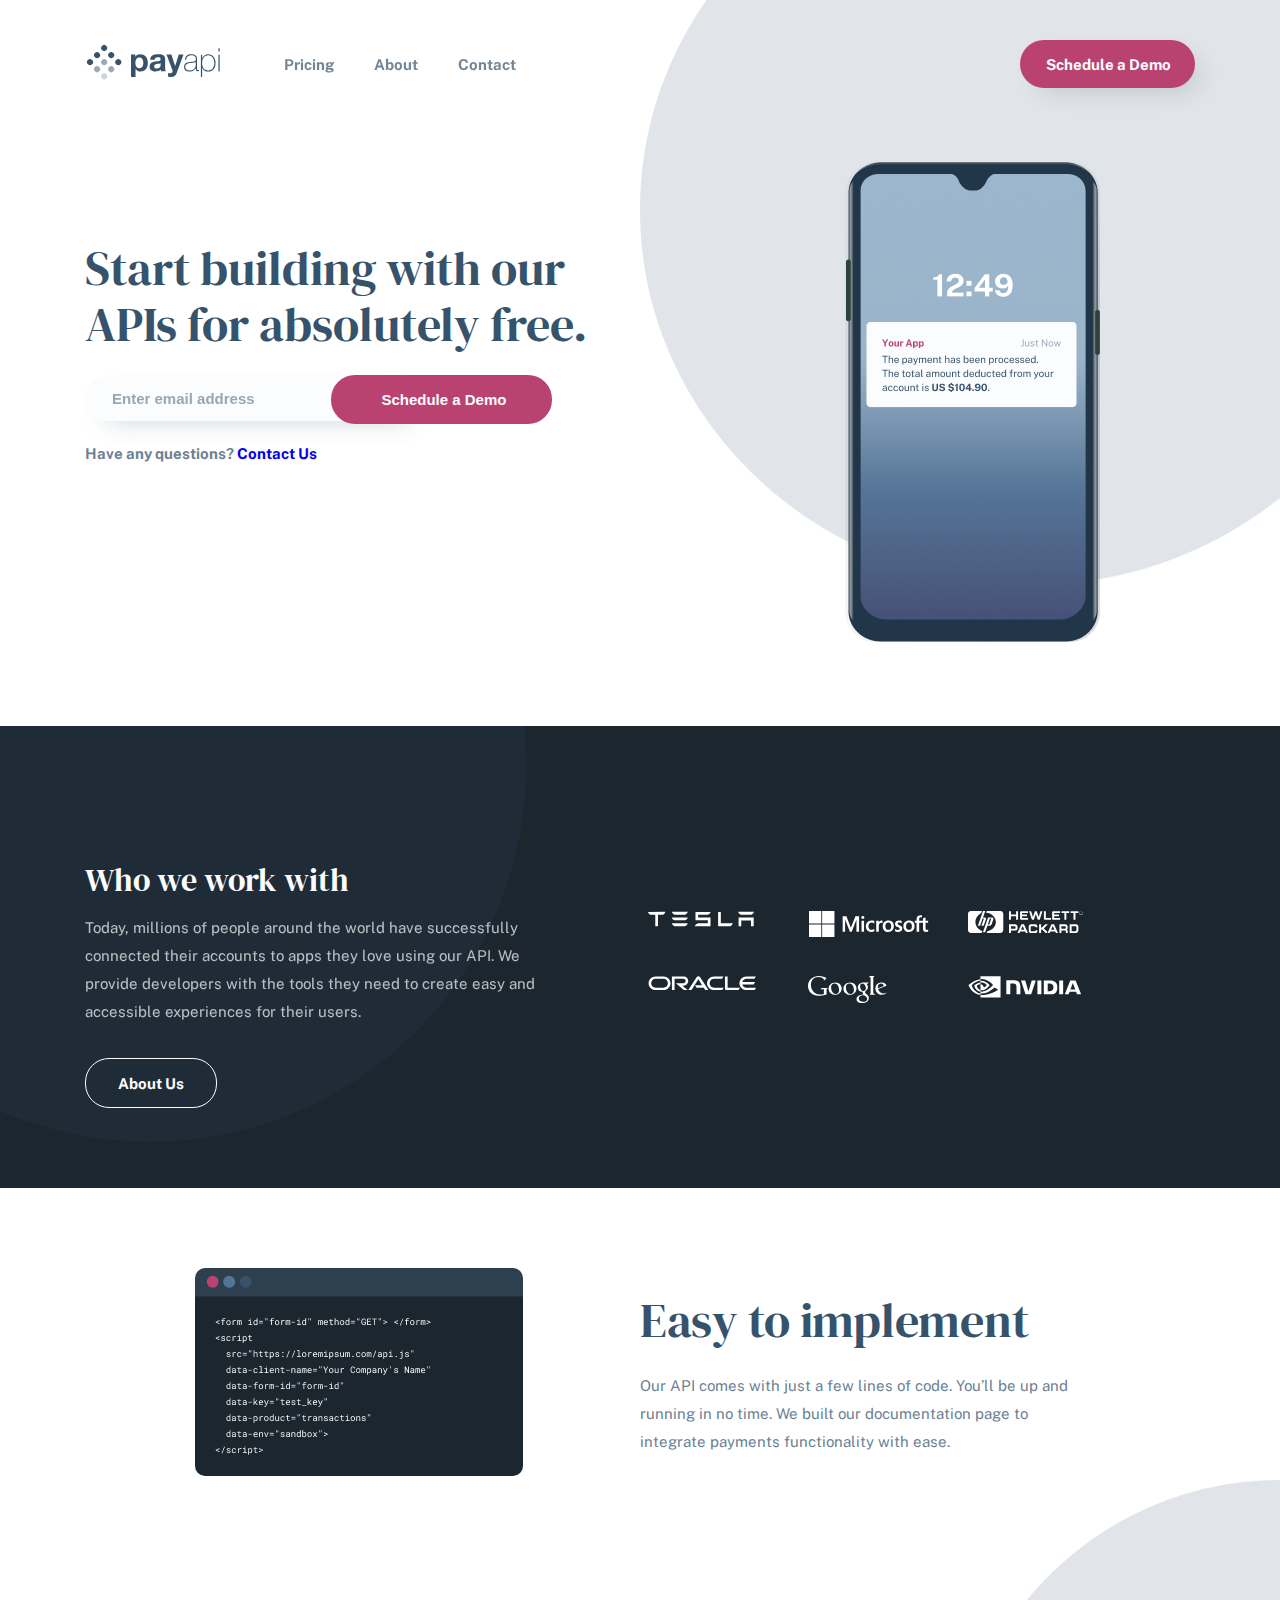
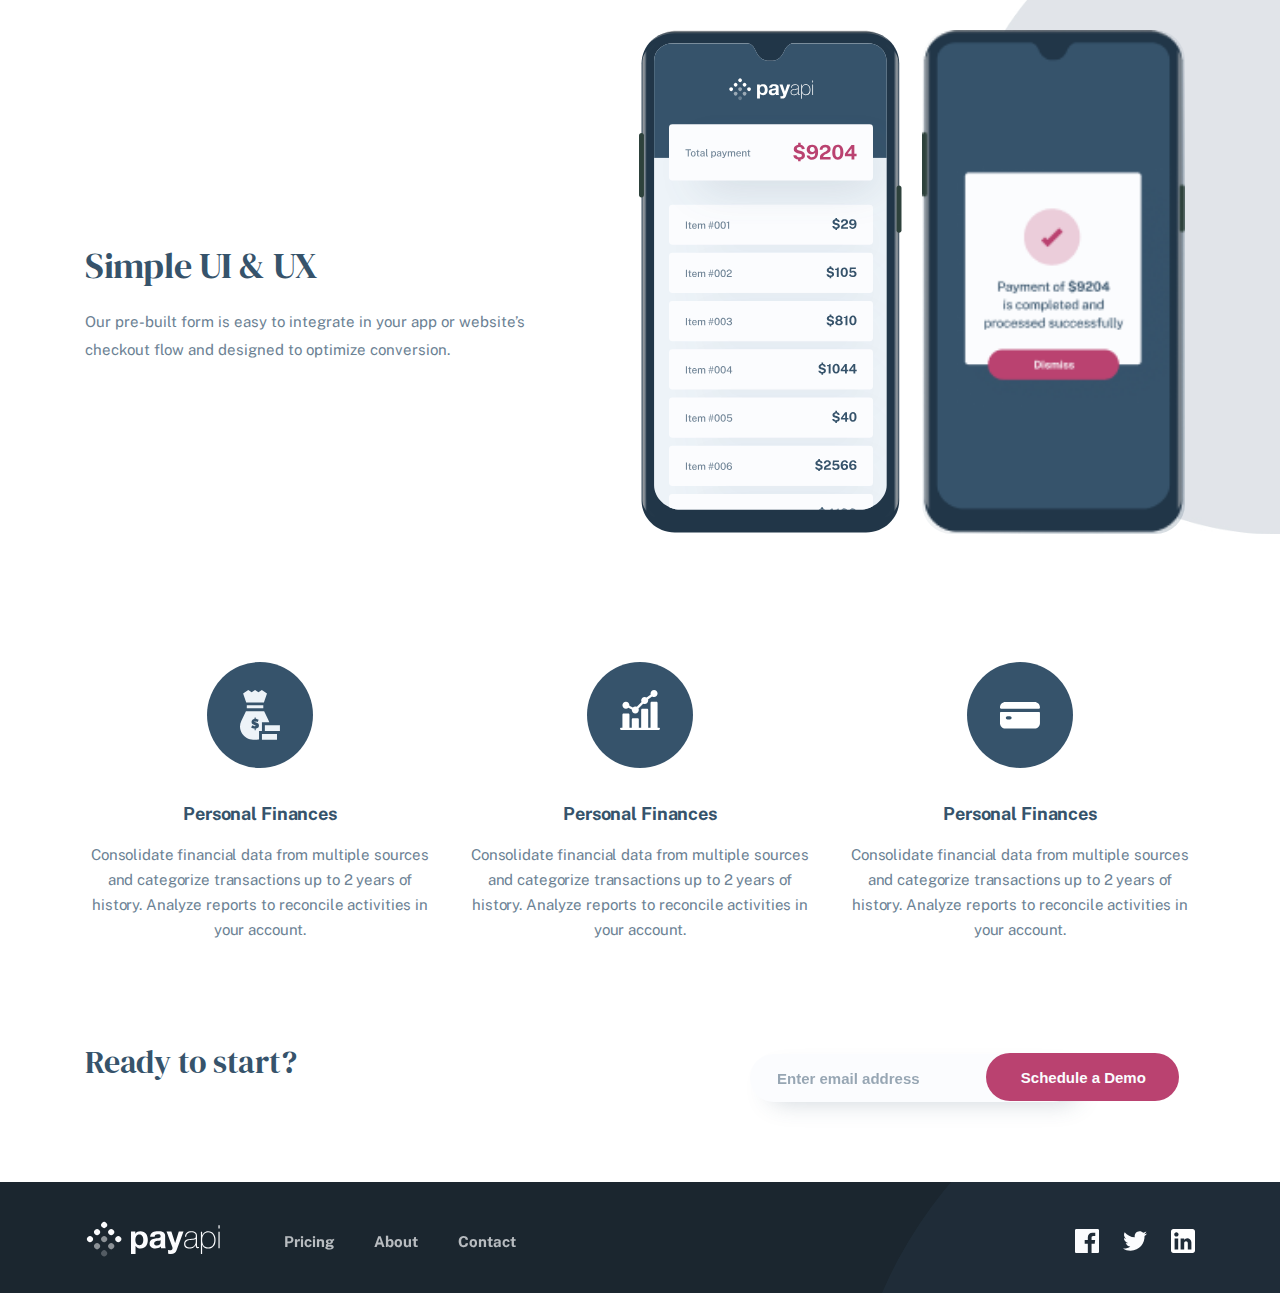
<file: index.html>
<!DOCTYPE html>
<html lang="en">
<head>
    <meta charset="UTF-8">
    <meta name="viewport" content="width=device-width, initial-scale=1.0">
    <link rel="stylesheet" href="./css/main.css">
    <title>Document</title>
</head>
<body>
    <header class="header">

        <div class="container">
            <div class="header__block">
                <div class="header__box">
                    <a class="header__logo_block" href="./index.html">
                    <img src="./img/logo.svg" alt="logo">
                    </a>
                <nav>
                    <ul class="header__list">
                        <li class="header__item">
                            <a class="header__link" href="./pricing.html">Pricing</a>
                        </li>
                        <li class="header__item">
                            <a class="header__link" href="#">About</a>
                        </li>
                        <li class="header__item">
                            <a class="header__link" href="#">Contact</a>
                        </li>
                    </ul>
                </nav>
                </div>
                <a class="header__btn" href="#">Schedule a Demo</a>
                <button class="header__menu"></button>
            </div>
        </div>
    </header>
    <main>
        <section class="hero">
            <div class="container">
                <div class="hero__block">
                    <div class="hero__img_block">
                        <img class="hero__img" src="./img/hero.png" alt="img">
                    </div>
                    <div class="hero__list">
                        <h2 class="hero__title">
                            Start building with our APIs for absolutely free.
                        </h2>
                        <form>
                           <div class="hero__input_block">
                                <input class="hero__input" placeholder="Enter email address" 
                                aria-label="email"
                                name="email"
                                type="email">
                                <button class="hero__btn_tablet">Schedule a Demo</button>
                                <button class="hero__btn">Schedule a Demo</button>
                            </div>
                            <p class="hero__text">
                                Have any questions? 
                                <a href="#">Contact Us</a> 
                            </p> 
                        </form>
                    </div>
                    
                </div>
            </div>
        </section>
        <section class="work">
            <div class="work__bg">
                <div class="container">
                <div class="work__block">
                    <div class="work__img_block">
                        <img class="work__img" src="./img/work_one.svg" alt="img">
                        <img class="work__img" src="./img/work_two.svg" alt="img">
                        <img class="work__img" src="./img/work_three.svg" alt="img">
                        <img class="work__img" src="./img/work_four.svg" alt="img">
                        <img class="work__img" src="./img/work_five.svg" alt="img">
                        <img class="work__img" src="./img/work_six.svg" alt="img">
                    </div>
                    <div class="work__list">
                        <h2 class="work__title">Who we work with</h2>
                        <p class="work__text">
                            Today, millions of people around the world have successfully connected their accounts to apps they love using our API. We provide developers with the tools they need to create easy and accessible experiences for their users. 
                        </p>
                        <a class="work__btn" href="#">About Us</a>
                    </div>
                </div>
            </div>
            </div>
            
        </section>
        <section class="easy">
            <div class="container">
                <div class="easy__block">
                    <div class="easy__img_block">
                        <img class="easy__img" src="./img/easy.png" alt="">
                    </div>
                    <div class="easy__list">
                        <h3 class="easy__title">
                            Easy to implement
                        </h3>
                        <p class="easy__text">
                            Our API comes with just a few lines of code. You’ll be up and running in no time. We built our documentation page to integrate payments functionality with ease.
                        </p>
                    </div>
                </div>
            </div>
        </section>
        <section class="simple">
            <div class="container">
                <div class="simple__block">
                    <div class="simple__img_block">
                        <img class="simple__img" src="./img/simple_one.svg" alt="img">
                        <img class="simple__img" src="./img/simple.png" alt="img">
                    </div>
                    <div class="simple__content">
                        <h2 class="simple__title">
                            Simple UI & UX
                        </h2>
                        <p class="simple__text">
                            Our pre-built form is easy to integrate in your app or website’s checkout flow and designed to optimize conversion. 
                        </p>
                    </div>
                </div>
            </div>
        </section>
        <section class="finance">
            <div class="container">
                <div class="finance__block">
                    <ul class="finance__list">
                        <li class="finance__item">
                            <div class="finance__img_block">
                                <img src="./img/finance_one.svg" alt="img">
                            </div>
                            <h3 class="finance__title">
                                Personal Finances
                            </h3>
                            <p class="finance__text">
                                Consolidate financial data from multiple sources and categorize transactions up to 2 years of history. Analyze reports to reconcile activities in your account. 
                            </p>    
                        </li>
                        <li class="finance__item">
                            <div class="finance__img_block">
                                <img src="./img/finance_two.svg" alt="img">
                            </div>
                            <h3 class="finance__title">
                                Personal Finances
                            </h3>
                            <p class="finance__text">
                                Consolidate financial data from multiple sources and categorize transactions up to 2 years of history. Analyze reports to reconcile activities in your account. 
                            </p>    
                        </li>
                        <li class="finance__item">
                            <div class="finance__img_block finance_item_three">
                                <img src="./img/finance_three.svg" alt="img">
                            </div>
                            <h3 class="finance__title">
                                Personal Finances
                            </h3>
                            <p class="finance__text">
                                Consolidate financial data from multiple sources and categorize transactions up to 2 years of history. Analyze reports to reconcile activities in your account. 
                            </p>    
                        </li>
                    </ul>
                </div>
            </div>
        </section>
        <section class="start">
            <div class="container">
                <div class="start__block">
                    <h2 class="start__title">Ready to start?</h2>
                    <form >
                        <div class="start__input_block">
                             <input class="start__input" placeholder="Enter email address" 
                             aria-label="email"
                             name="email"
                             type="email">
                             <!-- <button class="hero__btn_tablet">Schedule a Demo</button> -->
                             <button class="start_btn">Schedule a Demo</button>
                         </div>
                     </form>
                </div>
            </div>
        </section>
    </main>
    <footer class="footer">
        <div class="footer__bg">
            <div class="container">
            <div class="footer__block">
                <div class="footer__box">
                    <div class="footer__logo">
                        <img src="./img/footer_logo.svg" alt="logo">
                    </div>
                    <ul class="footer__list">
                        <li class="footer__item">
                            <a class="footer__link" href="#">Pricing</a>
                        </li>
                        <li class="footer__item">
                            <a class="footer__link" href="#">About</a>
                        </li>
                        <li class="footer__item">
                            <a class="footer__link" href="#">Contact</a>
                        </li>
                    </ul>
                </div>
                <div class="footer__icon_block">
                    <img src="./img/facebook_icon.svg" alt="icon">
                    <img src="./img/twitter_icon.svg" alt="icon">
                    <img src="./img/in_icon.svg" alt="icon">
                </div>
            </div>
        </div>
        </div>
        
    </footer>
</body>
</html>
</file>
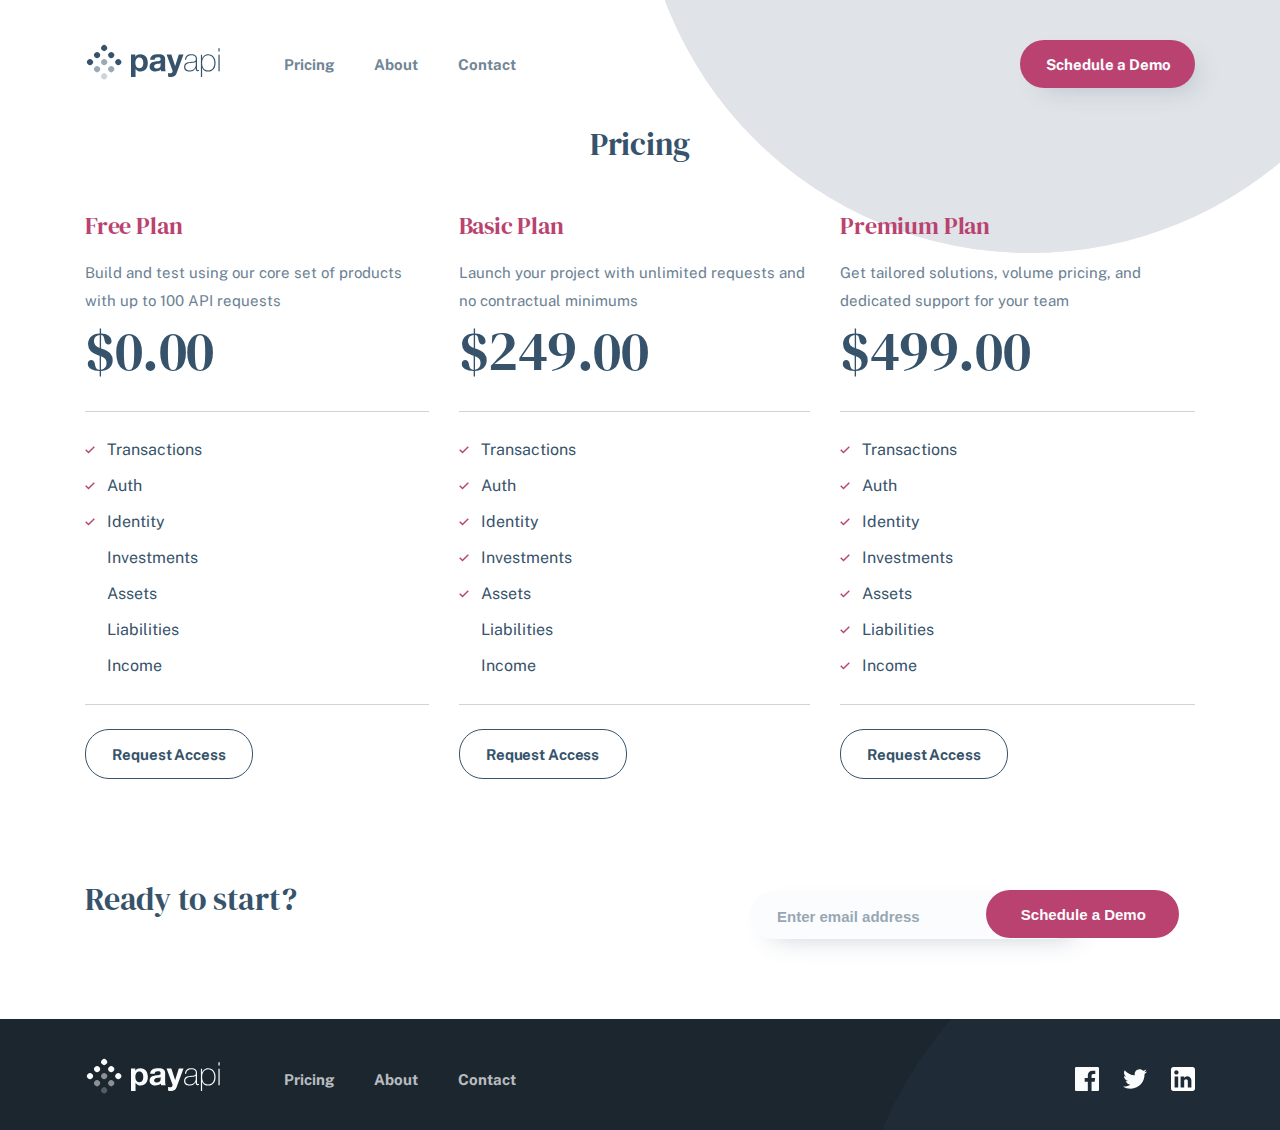
<file: pricing.html>
<!DOCTYPE html>
<html lang="en">
<head>
    <meta charset="UTF-8">
    <meta name="viewport" content="width=device-width, initial-scale=1.0">
    <link rel="stylesheet" href="./css/pricing.css">
    <title>pricing</title>
</head>
<body>
    <header class="header">

        <div class="container">
            <div class="header__block">
                <div class="header__box">
                    <a class="header__logo_block" href="./index.html">
                    <img src="./img/logo.svg" alt="logo">
                    </a>
                <nav>
                    <ul class="header__list">
                        <li class="header__item">
                            <a class="header__link" href="#">Pricing</a>
                        </li>
                        <li class="header__item">
                            <a class="header__link" href="#">About</a>
                        </li>
                        <li class="header__item">
                            <a class="header__link" href="#">Contact</a>
                        </li>
                    </ul>
                </nav>
                </div>
                <a class="header__btn" href="#">Schedule a Demo</a>
                <button class="header__menu"></button>
            </div>
        </div>
    </header>
    <main>
        <section class="hero">
            <div class="container">
                <h2 class="hero__title">
                    Pricing
                </h2>
                <ul class="hero__list">
                    <li class="hero__item">
                        <h3 class="hero__sub_title">
                            Free Plan
                        </h3>
                        <p class="hero__text">
                            Build and test using our core set of products with up to 100 API requests 
                        </p>
                        <h3 class="hero__num">
                            $0.00
                        </h3>
                        <ul class="hero__sub_list">
                            <li class="hero__line"></li>
                            <li class="hero__sub_item">
                                <p class="hero__sub_text hero__check">
                                    Transactions
                                </p>
                            </li>
                            <li class="hero__sub_item">
                                <p class="hero__sub_text hero__check">Auth
                                </p>
                            </li>
                            <li class="hero__sub_item">
                                <p class="hero__sub_text hero__check">
                                    Identity
                                </p>
                            </li>
                            <li class="hero__sub_item">
                                <p class="hero__sub_text hero__check_two">
                                    Investments
                                </p>
                            </li>
                            <li class="hero__sub_item">
                                <p class="hero__sub_text hero__check_two">
                                    Assets
                                </p>
                            </li>
                            <li class="hero__sub_item">
                                <p class="hero__sub_text hero__check_two">
                                    Liabilities
                                </p>
                            </li>
                            <li class="hero__sub_item">
                                <p class="hero__sub_text hero__check_two">
                                    Income
                                </p>
                            </li>
                            <li class="hero__line"></li>
                        </ul>
                        <a  class="hero__btn" href="#">Request Access</a>
                    </li>
                    <li class="hero__item">
                        <h3 class="hero__sub_title">
                            Basic Plan
                        </h3>
                        <p class="hero__text">
                            Launch your project with unlimited requests and no contractual minimums  
                        </p>
                        <h3 class="hero__num">
                            $249.00
                        </h3>
                        <ul class="hero__sub_list">
                            <li class="hero__line"></li>
                            <li class="hero__sub_item">
                                <p class="hero__sub_text hero__check">
                                    Transactions
                                </p>
                            </li>
                            <li class="hero__sub_item">
                                <p class="hero__sub_text hero__check">Auth
                                </p>
                            </li>
                            <li class="hero__sub_item">
                                <p class="hero__sub_text hero__check">
                                    Identity
                                </p>
                            </li>
                            <li class="hero__sub_item">
                                <p class="hero__sub_text hero__check">
                                    Investments
                                </p>
                            </li>
                            <li class="hero__sub_item">
                                <p class="hero__sub_text hero__check">
                                    Assets
                                </p>
                            </li>
                            <li class="hero__sub_item">
                                <p class="hero__sub_text hero__check_two">
                                    Liabilities
                                </p>
                            </li>
                            <li class="hero__sub_item">
                                <p class="hero__sub_text hero__check_two">
                                    Income
                                </p>
                            </li>
                            <li class="hero__line"></li>
                        </ul>
                        <a  class="hero__btn" href="#">Request Access</a>
                    </li>
                    <li class="hero__item">
                        <h3 class="hero__sub_title">
                            Premium Plan
                        </h3>
                        <p class="hero__text">
                            Get tailored solutions, volume pricing, and dedicated support for your team 
                        </p>
                        <h3 class="hero__num">
                            $499.00
                        </h3>
                        <ul class="hero__sub_list">
                            <li class="hero__line"></li>
                            <li class="hero__sub_item">
                                <p class="hero__sub_text hero__check">
                                    Transactions
                                </p>
                            </li>
                            <li class="hero__sub_item">
                                <p class="hero__sub_text hero__check">Auth
                                </p>
                            </li>
                            <li class="hero__sub_item">
                                <p class="hero__sub_text hero__check">
                                    Identity
                                </p>
                            </li>
                            <li class="hero__sub_item">
                                <p class="hero__sub_text hero__check">
                                    Investments
                                </p>
                            </li>
                            <li class="hero__sub_item">
                                <p class="hero__sub_text hero__check">
                                    Assets
                                </p>
                            </li>
                            <li class="hero__sub_item">
                                <p class="hero__sub_text hero__check">
                                    Liabilities
                                </p>
                            </li>
                            <li class="hero__sub_item">
                                <p class="hero__sub_text hero__check">
                                    Income
                                </p>
                            </li>
                            <li class="hero__line"></li>
                        </ul>
                        <a  class="hero__btn" href="#">Request Access</a>
                    </li>
                </ul>
            </div>
        </section>
        <section class="start">
            <div class="container">
                <div class="start__block">
                    <h2 class="start__title">Ready to start?</h2>
                    <form >
                        <div class="start__input_block">
                             <input class="start__input" placeholder="Enter email address" 
                             aria-label="email"
                             name="email"
                             type="email">
                             <!-- <button class="hero__btn_tablet">Schedule a Demo</button> -->
                             <button class="start_btn">Schedule a Demo</button>
                         </div>
                     </form>
                </div>
            </div>
        </section>
    </main>
    <footer class="footer">
        <div class="footer__bg">
            <div class="container">
            <div class="footer__block">
                <div class="footer__box">
                    <div class="footer__logo">
                        <img src="./img/footer_logo.svg" alt="logo">
                    </div>
                    <ul class="footer__list">
                        <li class="footer__item">
                            <a class="footer__link" href="#">Pricing</a>
                        </li>
                        <li class="footer__item">
                            <a class="footer__link" href="#">About</a>
                        </li>
                        <li class="footer__item">
                            <a class="footer__link" href="#">Contact</a>
                        </li>
                    </ul>
                </div>
                <div class="footer__icon_block">
                    <img src="./img/facebook_icon.svg" alt="icon">
                    <img src="./img/twitter_icon.svg" alt="icon">
                    <img src="./img/in_icon.svg" alt="icon">
                </div>
            </div>
        </div>
        </div>
        
    </footer>
</body>
</html>
</file>
<file: css/main.css>
@font-face {
  font-display: swap; /* Check https://developer.mozilla.org/en-US/docs/Web/CSS/@font-face/font-display for other options. */
  font-family: "Public Sans";
  font-style: normal;
  font-weight: 400;
  src: url("../fonts/public-sans-v15-latin-regular.woff2") format("woff2"); /* Chrome 36+, Opera 23+, Firefox 39+, Safari 12+, iOS 10+ */
}
/* public-sans-700 - latin */
@font-face {
  font-display: swap; /* Check https://developer.mozilla.org/en-US/docs/Web/CSS/@font-face/font-display for other options. */
  font-family: "Public Sans";
  font-style: normal;
  font-weight: 700;
  src: url("../fonts/public-sans-v15-latin-700.woff2") format("woff2"); /* Chrome 36+, Opera 23+, Firefox 39+, Safari 12+, iOS 10+ */
}
@font-face {
  font-display: swap; /* Check https://developer.mozilla.org/en-US/docs/Web/CSS/@font-face/font-display for other options. */
  font-family: "DM Serif Display";
  font-style: normal;
  font-weight: 400;
  src: url("../fonts/dm-serif-display-v15-latin-regular.woff2") format("woff2"); /* Chrome 36+, Opera 23+, Firefox 39+, Safari 12+, iOS 10+ */
}
html {
  -webkit-box-sizing: border-box;
          box-sizing: border-box;
}

*, *::after, *::before {
  -webkit-box-sizing: inherit;
          box-sizing: inherit;
}

a {
  text-decoration: none;
}

ul, ol {
  margin: 0;
  padding: 0;
  list-style: none;
}

body {
  margin: 0;
  font-family: "Public Sans";
}

img {
  max-width: 100%;
  height: auto;
}

h1, h2, h3, h4, h5, p {
  margin: 0;
}

.container {
  max-width: 1150px;
  margin-left: auto;
  margin-right: auto;
  padding-left: 20px;
  padding-right: 20px;
}

.header {
  padding-top: 40px;
  padding-left: 4px;
  padding-right: 4px;
  position: absolute;
  width: 100%;
}

.header__block {
  display: -webkit-box;
  display: -ms-flexbox;
  display: flex;
  -webkit-box-align: center;
      -ms-flex-align: center;
          align-items: center;
  -webkit-box-pack: justify;
      -ms-flex-pack: justify;
          justify-content: space-between;
}

.header__list {
  display: -webkit-box;
  display: -ms-flexbox;
  display: flex;
  gap: 40px;
  display: none;
}

.header__btn {
  color: #fbfcfe;
  font-size: 15px;
  font-weight: 700;
  line-height: 18px;
  padding: 16px 24px 14px 26px;
  border-radius: 24px;
  -webkit-box-shadow: 10px 10px 25px -10px rgba(54, 83, 107, 0.25);
          box-shadow: 10px 10px 25px -10px rgba(54, 83, 107, 0.25);
  background-color: #ba4270;
  cursor: pointer;
  display: none;
}
.header__btn:hover {
  background-color: #da6d97;
}

.header__menu {
  width: 28px;
  height: 17px;
  border: none;
  background-color: inherit;
  background-image: url(/img/menu.svg);
  background-repeat: no-repeat;
}

.header__link {
  color: #36536b;
  font-size: 15px;
  font-weight: 700;
  line-height: 18px;
  opacity: 0.7;
}
.header__link:hover {
  opacity: 1;
}

@media screen and (min-width: 768px) {
  .header {
    padding-left: 19px;
    padding-right: 20px;
  }
  .header__menu {
    display: none;
  }
  .header__box {
    display: -webkit-box;
    display: -ms-flexbox;
    display: flex;
    -webkit-box-align: center;
        -ms-flex-align: center;
            align-items: center;
    gap: 64px;
  }
  .header__list {
    display: -webkit-box;
    display: -ms-flexbox;
    display: flex;
  }
  .header__btn {
    display: block;
  }
}
.hero {
  padding-top: 110px;
  background-image: url(/img/hero_bg.jpg);
  background-repeat: no-repeat;
  background-size: contain;
  padding-bottom: 80px;
}

.hero__block {
  text-align: center;
}

.hero__img {
  border-radius: 30px;
}

.hero__list {
  padding-top: 24px;
}

.hero__title {
  color: #36536b;
  font-family: DM Serif Display;
  font-size: 32px;
  font-weight: 400;
  line-height: 36px;
}

.hero__input_block {
  -webkit-box-orient: vertical;
  -webkit-box-direction: normal;
      -ms-flex-direction: column;
          flex-direction: column;
  padding-top: 24px;
}

.hero__input {
  border-radius: 24px;
  -webkit-box-shadow: 10px 10px 25px -10px rgba(54, 83, 107, 0.2509803922);
          box-shadow: 10px 10px 25px -10px rgba(54, 83, 107, 0.2509803922);
  background: #fbfcfe;
  max-width: 327px;
  padding-top: 16px;
  padding-bottom: 14px;
  padding-left: 27px;
  border: none;
  overflow: hidden;
}
.hero__input::-webkit-input-placeholder {
  color: #36536b;
  font-size: 15px;
  font-weight: 700;
  line-height: 18px;
  opacity: 0.5;
}
.hero__input::-moz-placeholder {
  color: #36536b;
  font-size: 15px;
  font-weight: 700;
  line-height: 18px;
  opacity: 0.5;
}
.hero__input:-ms-input-placeholder {
  color: #36536b;
  font-size: 15px;
  font-weight: 700;
  line-height: 18px;
  opacity: 0.5;
}
.hero__input::-ms-input-placeholder {
  color: #36536b;
  font-size: 15px;
  font-weight: 700;
  line-height: 18px;
  opacity: 0.5;
}
.hero__input::placeholder {
  color: #36536b;
  font-size: 15px;
  font-weight: 700;
  line-height: 18px;
  opacity: 0.5;
}

.hero__input:focus {
  outline: none;
  color: #36536b;
  font-size: 15px;
  font-weight: 700;
  line-height: 18px;
}

.hero__btn {
  margin-top: 16px;
  display: block;
  margin-left: auto;
  margin-right: auto;
  color: #fbfcfe;
  font-size: 15px;
  font-weight: 700;
  line-height: 18px;
  padding: 16px 46px 14px 50px;
  border-radius: 24px;
  background-color: #ba4270;
  border: none;
  cursor: pointer;
}
.hero__btn:hover {
  background-color: #da6d97;
}

.hero__text {
  color: rgb(108, 130, 148);
  font-size: 15px;
  font-weight: 700;
  line-height: 18px;
  margin-top: 24px;
}

.hero__btn_tablet {
  display: none;
}

@media screen and (min-width: 768px) {
  .hero__input_block {
    position: relative;
    text-align: left;
    padding-left: 65px;
  }
  .hero__btn {
    display: none;
  }
  .hero__btn_tablet {
    display: inline-block;
    color: #fbfcfe;
    font-size: 15px;
    font-weight: 700;
    line-height: 18px;
    padding: 16px 46px 15px 50px;
    border-radius: 24px;
    background-color: #ba4270;
    border: none;
    position: absolute;
    left: 53%;
    cursor: pointer;
  }
  .hero__btn_tablet:hover {
    background-color: #da6d97;
  }
  .hero__input {
    padding-right: 150px;
  }
  .hero__list {
    max-width: 573px;
    margin-left: auto;
    margin-right: auto;
  }
  .hero__title {
    font-size: 48px;
    font-weight: 400;
    line-height: 56px;
  }
}
@media screen and (min-width: 992px) {
  .hero {
    background-image: url(/img/hero_bg_desc.jpg);
    background-repeat: no-repeat;
    background-size: 640px 585px;
    background-position: top right;
    padding-top: 162px;
  }
  .hero__block {
    display: -webkit-box;
    display: -ms-flexbox;
    display: flex;
    -webkit-box-orient: horizontal;
    -webkit-box-direction: reverse;
        -ms-flex-direction: row-reverse;
            flex-direction: row-reverse;
    text-align: left;
    -webkit-box-pack: justify;
        -ms-flex-pack: justify;
            justify-content: space-between;
  }
  .hero__input_block {
    position: relative;
    text-align: left;
    padding-left: 0;
  }
  .hero__btn_tablet {
    display: inline-block;
    color: #fbfcfe;
    font-size: 15px;
    font-weight: 700;
    line-height: 18px;
    padding: 16px 46px 15px 50px;
    border-radius: 24px;
    background-color: #ba4270;
    border: none;
    position: absolute;
    left: 43%;
    top: 23px;
  }
  .hero__list {
    padding-top: 78px;
    margin-left: 0;
    margin-right: 0;
  }
  .hero__img_block {
    margin-right: 95px;
  }
}
.work {
  background-color: #1b262f;
}

.work__block {
  text-align: center;
  padding-top: 80px;
  padding-bottom: 80px;
}

.work__bg {
  background-image: url(/img/work_bg.svg);
  background-repeat: no-repeat;
  background-size: contain;
}

.work__title {
  color: #fbfcfe;
  font-family: DM Serif Display;
  font-size: 32px;
  font-weight: 400;
  line-height: 36px;
  margin-top: 56px;
}

.work__text {
  color: #fbfcfe;
  font-size: 15px;
  font-weight: 400;
  line-height: 28px;
  opacity: 0.7;
  margin-top: 16px;
}

.work__btn {
  display: inline-block;
  color: #fbfcfe;
  font-size: 15px;
  font-weight: 700;
  line-height: 18px;
  padding: 16px 32px 14px 32px;
  margin-top: 60px;
  border: 1px solid #fbfcfe;
  border-radius: 24px;
}
.work__btn:hover {
  border: 1px solid #fbfcfe;
  border-radius: 24px;
  background: #ffffff;
  color: #1b262f;
}

.work__img_block {
  max-width: 277px;
  margin-left: auto;
  margin-right: auto;
  display: grid;
  grid-template-columns: 1fr 1fr;
  gap: 39px;
}

@media screen and (min-width: 768px) {
  .work__img_block {
    max-width: 536px;
    grid-template-columns: 1fr 1fr 1fr;
  }
  .work__list {
    max-width: 457px;
    margin-left: auto;
    margin-right: auto;
  }
  .work__bg {
    background-image: url(/img/work_bg_two.svg);
  }
}
@media screen and (min-width: 992px) {
  .work__block {
    text-align: left;
    display: -webkit-box;
    display: -ms-flexbox;
    display: flex;
    -webkit-box-orient: horizontal;
    -webkit-box-direction: reverse;
        -ms-flex-direction: row-reverse;
            flex-direction: row-reverse;
    -webkit-box-align: center;
        -ms-flex-align: center;
            align-items: center;
  }
  .work__bg {
    background-image: url(/img/work_bg_desc.svg);
    background-size: 526px 425px;
  }
  .work__list {
    margin-left: 0;
    margin-right: 0;
  }
  .work__btn {
    margin-top: 32px;
  }
}
.easy {
  padding-top: 80px;
}

.easy__block {
  text-align: center;
}

.easy__img {
  border-radius: 10px;
}

.easy__title {
  color: rgb(54, 83, 107);
  font-family: DM Serif Display;
  font-size: 36px;
  font-weight: 400;
  line-height: 36px;
  letter-spacing: -0.28px;
  padding-top: 29px;
}

.easy__text {
  color: rgb(108, 130, 148);
  font-family: Public Sans;
  font-size: 15px;
  font-weight: 400;
  line-height: 28px;
  padding-top: 24px;
}

@media screen and (min-width: 768px) {
  .easy__title {
    padding-top: 48px;
    font-size: 48px;
    font-weight: 400;
    line-height: 56px;
  }
}
@media screen and (min-width: 992px) {
  .easy__block {
    display: -webkit-box;
    display: -ms-flexbox;
    display: flex;
    text-align: left;
    -webkit-box-align: center;
        -ms-flex-align: center;
            align-items: center;
    -webkit-box-pack: center;
        -ms-flex-pack: center;
            justify-content: center;
  }
  .easy__title {
    padding-top: 0;
  }
  .easy__img_block {
    max-width: 445px;
    width: 100%;
  }
  .easy__list {
    max-width: 445px;
  }
}
.simple {
  padding-top: 80px;
}

.simple__img_block {
  display: -webkit-box;
  display: -ms-flexbox;
  display: flex;
  -webkit-box-pack: center;
      -ms-flex-pack: center;
          justify-content: center;
  gap: 20px;
}

.simple__img {
  border-radius: 30px;
}

.simple__content {
  text-align: center;
}

.simple__title {
  color: #36536b;
  font-family: DM Serif Display;
  font-size: 36px;
  font-weight: 400;
  line-height: 36px;
  letter-spacing: -0.28px;
  padding-top: 48px;
}

.simple__text {
  color: rgb(108, 130, 148);
  font-size: 15px;
  font-weight: 400;
  line-height: 28px;
  padding-top: 24px;
}

@media screen and (min-width: 768px) {
  .simple__text {
    max-width: 573px;
    margin-left: auto;
    margin-right: auto;
  }
  .simle__img_block {
    gap: 40px;
  }
}
@media screen and (min-width: 992px) {
  .simple {
    padding-top: 150px;
    background-image: url(/img/simple_bg.jpg);
    background-repeat: no-repeat;
    background-size: contain;
    background-position: top right;
  }
  .simple__block {
    display: -webkit-box;
    display: -ms-flexbox;
    display: flex;
    -webkit-box-orient: horizontal;
    -webkit-box-direction: reverse;
        -ms-flex-direction: row-reverse;
            flex-direction: row-reverse;
    -webkit-box-pack: justify;
        -ms-flex-pack: justify;
            justify-content: space-between;
    -webkit-box-align: center;
        -ms-flex-align: center;
            align-items: center;
  }
  .simple__content {
    text-align: left;
    max-width: 440px;
  }
  .simple__img_block {
    max-width: 566px;
    width: 100%;
  }
  .simple__img {
    max-width: 263px;
    width: 100%;
  }
}
.finance {
  padding-top: 80px;
}

.finance__img_block {
  width: 106px;
  height: 106px;
  background-color: #36536b;
  border-radius: 50%;
  -webkit-box-pack: center;
      -ms-flex-pack: center;
          justify-content: center;
  padding: 28px 33px;
  margin-left: auto;
  margin-right: auto;
}

.finance__list {
  text-align: center;
}

.finance__item {
  margin-top: 48px;
}

.finance__title {
  color: rgb(54, 83, 107);
  font-size: 18px;
  font-weight: 700;
  line-height: 25px;
  letter-spacing: -0.14px;
  padding-top: 33px;
}

.finance__text {
  color: rgb(108, 130, 148);
  font-size: 15px;
  font-weight: 400;
  line-height: 25px;
  letter-spacing: -0.12px;
  padding-top: 16px;
}

.finance_item_three {
  padding: 40px 33px;
}

@media screen and (min-width: 768px) {
  .finance__list {
    display: -webkit-box;
    display: -ms-flexbox;
    display: flex;
    -webkit-box-pack: justify;
        -ms-flex-pack: justify;
            justify-content: space-between;
    gap: 10px;
  }
}
@media screen and (min-width: 992px) {
  .finance__list {
    gap: 30px;
  }
}
.start {
  padding-top: 80px;
  padding-bottom: 80px;
}

.start__title {
  color: rgb(54, 83, 107);
  font-family: DM Serif Display;
  font-size: 32px;
  font-weight: 400;
  line-height: 36px;
  letter-spacing: -0.25px;
  text-align: center;
}

.start__input {
  display: block;
  color: #36536b;
  font-size: 15px;
  font-weight: 700;
  line-height: 18px;
  border-radius: 24px;
  -webkit-box-shadow: 10px 10px 25px -10px rgba(54, 83, 107, 0.25);
          box-shadow: 10px 10px 25px -10px rgba(54, 83, 107, 0.25);
  background-color: #fbfcfe;
  padding-top: 16px;
  padding-bottom: 14px;
  padding-left: 27px;
  max-width: 327px;
  width: 100%;
  margin-top: 32px;
  margin-left: auto;
  margin-right: auto;
  border: none;
}
.start__input::-webkit-input-placeholder {
  color: #36536b;
  font-size: 15px;
  font-weight: 700;
  line-height: 18px;
  opacity: 0.5;
}
.start__input::-moz-placeholder {
  color: #36536b;
  font-size: 15px;
  font-weight: 700;
  line-height: 18px;
  opacity: 0.5;
}
.start__input:-ms-input-placeholder {
  color: #36536b;
  font-size: 15px;
  font-weight: 700;
  line-height: 18px;
  opacity: 0.5;
}
.start__input::-ms-input-placeholder {
  color: #36536b;
  font-size: 15px;
  font-weight: 700;
  line-height: 18px;
  opacity: 0.5;
}
.start__input::placeholder {
  color: #36536b;
  font-size: 15px;
  font-weight: 700;
  line-height: 18px;
  opacity: 0.5;
}

.start__input:focus {
  outline: none;
  color: #36536b;
  font-size: 15px;
  font-weight: 700;
  line-height: 18px;
}

.start_btn {
  display: block;
  color: #fbfcfe;
  font-size: 15px;
  font-weight: 700;
  line-height: 18px;
  border-radius: 24px;
  background-color: #ba4270;
  border: none;
  padding: 16px 46px 14px 50px;
  max-width: 327px;
  width: 100%;
  margin-top: 16px;
  margin-left: auto;
  margin-right: auto;
  cursor: pointer;
}
.start_btn:hover {
  background-color: #da6d97;
}

@media screen and (min-width: 768px) {
  .start__input_block {
    display: -webkit-box;
    display: -ms-flexbox;
    display: flex;
    position: relative;
    max-width: 445px;
    margin-left: auto;
    margin-right: auto;
  }
  .start_btn {
    max-width: 193px;
    padding-left: 26px;
    padding-right: 24px;
    position: absolute;
    top: 16px;
    left: 53%;
  }
  .start__input {
    margin-left: 30px;
    height: 48px;
    margin-left: 0;
    margin-right: 0;
  }
}
@media screen and (min-width: 992px) {
  .start__block {
    display: -webkit-box;
    display: -ms-flexbox;
    display: flex;
    -webkit-box-pack: justify;
        -ms-flex-pack: justify;
            justify-content: space-between;
    -webkit-box-align: center;
        -ms-flex-align: center;
            align-items: center;
  }
  .start__input_block {
    display: block;
    position: relative;
    width: 445px;
  }
  .start_btn {
    top: -17px;
  }
}
.footer {
  background-color: #1b262f;
}

.footer__bg {
  background-image: url(/img/footer_bg_mobile.svg);
  background-repeat: no-repeat;
  background-size: contain;
  background-position: bottom;
  padding-bottom: 55px;
  padding-top: 41px;
}

.footer__block {
  text-align: center;
}

.footer__list {
  padding-top: 9px;
}

.footer__item {
  margin-top: 31px;
}

.footer__link {
  color: rgb(251, 252, 254);
  font-size: 15px;
  font-weight: 700;
  line-height: 18px;
  opacity: 0.7;
}
.footer__link:hover {
  opacity: 1;
}

.footer__icon_block {
  margin-top: 39px;
  display: -webkit-box;
  display: -ms-flexbox;
  display: flex;
  -webkit-box-pack: center;
      -ms-flex-pack: center;
          justify-content: center;
  gap: 24px;
}

@media screen and (min-width: 768px) {
  .footer__bg {
    padding-top: 0;
    padding-bottom: 31px;
    background-image: url(/img/footer_bg_tablet.svg);
    background-repeat: no-repeat;
    background-position: right;
  }
  .footer__block {
    display: -webkit-box;
    display: -ms-flexbox;
    display: flex;
    -webkit-box-pack: justify;
        -ms-flex-pack: justify;
            justify-content: space-between;
    -webkit-box-align: center;
        -ms-flex-align: center;
            align-items: center;
  }
  .footer__box {
    display: -webkit-box;
    display: -ms-flexbox;
    display: flex;
    -webkit-box-align: center;
        -ms-flex-align: center;
            align-items: center;
  }
  .footer__list {
    display: -webkit-box;
    display: -ms-flexbox;
    display: flex;
    gap: 40px;
    margin-left: 64px;
  }
  .footer__logo {
    max-width: 135px;
    margin-top: 38px;
  }
}/*# sourceMappingURL=main.css.map */
</file>
<file: css/pricing.css>
@font-face {
  font-display: swap; /* Check https://developer.mozilla.org/en-US/docs/Web/CSS/@font-face/font-display for other options. */
  font-family: "Public Sans";
  font-style: normal;
  font-weight: 400;
  src: url("../fonts/public-sans-v15-latin-regular.woff2") format("woff2"); /* Chrome 36+, Opera 23+, Firefox 39+, Safari 12+, iOS 10+ */
}
/* public-sans-700 - latin */
@font-face {
  font-display: swap; /* Check https://developer.mozilla.org/en-US/docs/Web/CSS/@font-face/font-display for other options. */
  font-family: "Public Sans";
  font-style: normal;
  font-weight: 700;
  src: url("../fonts/public-sans-v15-latin-700.woff2") format("woff2"); /* Chrome 36+, Opera 23+, Firefox 39+, Safari 12+, iOS 10+ */
}
@font-face {
  font-display: swap; /* Check https://developer.mozilla.org/en-US/docs/Web/CSS/@font-face/font-display for other options. */
  font-family: "DM Serif Display";
  font-style: normal;
  font-weight: 400;
  src: url("../fonts/dm-serif-display-v15-latin-regular.woff2") format("woff2"); /* Chrome 36+, Opera 23+, Firefox 39+, Safari 12+, iOS 10+ */
}
html {
  -webkit-box-sizing: border-box;
          box-sizing: border-box;
}

*, *::after, *::before {
  -webkit-box-sizing: inherit;
          box-sizing: inherit;
}

a {
  text-decoration: none;
}

ul, ol {
  margin: 0;
  padding: 0;
  list-style: none;
}

body {
  margin: 0;
  font-family: "Public Sans";
}

img {
  max-width: 100%;
  height: auto;
}

h1, h2, h3, h4, h5, p {
  margin: 0;
}

.container {
  max-width: 1150px;
  margin-left: auto;
  margin-right: auto;
  padding-left: 20px;
  padding-right: 20px;
}

.header {
  padding-top: 40px;
  padding-left: 4px;
  padding-right: 4px;
  position: absolute;
  width: 100%;
}

.header__block {
  display: -webkit-box;
  display: -ms-flexbox;
  display: flex;
  -webkit-box-align: center;
      -ms-flex-align: center;
          align-items: center;
  -webkit-box-pack: justify;
      -ms-flex-pack: justify;
          justify-content: space-between;
}

.header__list {
  display: -webkit-box;
  display: -ms-flexbox;
  display: flex;
  gap: 40px;
  display: none;
}

.header__btn {
  color: #fbfcfe;
  font-size: 15px;
  font-weight: 700;
  line-height: 18px;
  padding: 16px 24px 14px 26px;
  border-radius: 24px;
  -webkit-box-shadow: 10px 10px 25px -10px rgba(54, 83, 107, 0.25);
          box-shadow: 10px 10px 25px -10px rgba(54, 83, 107, 0.25);
  background-color: #ba4270;
  display: none;
  cursor: pointer;
}
.header__btn:hover {
  background-color: #da6d97;
}

.header__menu {
  width: 28px;
  height: 17px;
  border: none;
  background-color: inherit;
  background-image: url(/img/menu.svg);
  background-repeat: no-repeat;
}

.header__link {
  color: #36536b;
  font-size: 15px;
  font-weight: 700;
  line-height: 18px;
  opacity: 0.7;
}
.header__link:hover {
  opacity: 1;
}

@media screen and (min-width: 768px) {
  .header {
    padding-left: 19px;
    padding-right: 20px;
  }
  .header__menu {
    display: none;
  }
  .header__box {
    display: -webkit-box;
    display: -ms-flexbox;
    display: flex;
    -webkit-box-align: center;
        -ms-flex-align: center;
            align-items: center;
    gap: 64px;
  }
  .header__list {
    display: -webkit-box;
    display: -ms-flexbox;
    display: flex;
  }
  .header__btn {
    display: block;
  }
}
.hero {
  padding-top: 126px;
  background-image: url(/img/_p_hero_bg.svg);
  background-repeat: no-repeat;
  background-size: inherit;
  background-position: top right;
}

.hero__title {
  text-align: center;
  color: #36536b;
  font-family: DM Serif Display;
  font-size: 32px;
  font-weight: 400;
  line-height: 36px;
  letter-spacing: -0.25px;
}

.hero__list {
  text-align: center;
}

.hero__sub_title {
  color: #ba4270;
  font-family: DM Serif Display;
  font-size: 24px;
  font-weight: 400;
  line-height: 32px;
  letter-spacing: -0.18px;
  padding-top: 48px;
}

.hero__text {
  color: rgb(108, 130, 148);
  font-size: 15px;
  font-weight: 100;
  line-height: 28px;
  padding-top: 17px;
}

.hero__num {
  color: #36536b;
  font-family: DM Serif Display;
  font-size: 56px;
  font-weight: 400;
  line-height: 72px;
  letter-spacing: -0.43px;
}

.hero__line {
  background-color: #36536b;
  opacity: 0.25;
  height: 1px;
  margin-top: 24px;
  margin-bottom: 24px;
}

.hero__sub_item {
  max-width: 134px;
  margin-left: auto;
  margin-right: auto;
}

.hero__sub_text {
  display: -webkit-box;
  display: -ms-flexbox;
  display: flex;
  -webkit-box-align: center;
      -ms-flex-align: center;
          align-items: center;
  gap: 10px;
  color: #36536b;
  font-size: 16px;
  font-weight: 400;
  line-height: 28px;
  text-align: left;
  margin-top: 8px;
}

.hero__check::before {
  content: "";
  display: block;
  background-image: url(/img/pricing_check.svg);
  background-repeat: no-repeat;
  background-size: contain;
  width: 12px;
  height: 8px;
}

.hero__check_two::before {
  content: "";
  display: block;
  width: 12px;
  height: 8px;
}

.hero__line {
  display: block;
  background-color: #36536b;
  opacity: 0.25;
  height: 1px;
  margin-top: 24px;
  margin-bottom: 24px;
}

.hero__btn {
  color: rgb(54, 83, 107);
  font-size: 15px;
  font-weight: 700;
  line-height: 18px;
  letter-spacing: -0.12px;
  border: 1px solid rgb(54, 83, 107);
  border-radius: 24px;
  display: block;
  max-width: 168px;
  padding-top: 16px;
  padding-bottom: 14px;
  margin-left: auto;
  margin-right: auto;
  text-align: center;
  cursor: pointer;
}
.hero__btn:hover {
  border: 1px solid #36536b;
  background-color: #36536b;
  color: #fbfcfe;
}

@media screen and (min-width: 768px) {
  .hero__list {
    display: -webkit-box;
    display: -ms-flexbox;
    display: flex;
    -webkit-box-pack: justify;
        -ms-flex-pack: justify;
            justify-content: space-between;
    gap: 10px;
  }
  .hero {
    background-image: url(/img/_p_hero_bg_tab.svg);
    background-repeat: no-repeat;
    background-size: inherit;
    background-position: top right;
  }
}
@media screen and (min-width: 992px) {
  .hero {
    background-image: url(/img/_p_hero_bg_desc.svg);
    background-repeat: no-repeat;
    background-size: inherit;
    background-position: top right;
  }
  .hero__list {
    text-align: left;
    gap: 30px;
  }
  .hero__sub_item {
    margin-left: 0;
    margin-right: 0;
  }
  .hero__btn {
    margin-left: 0;
    margin-right: 0;
  }
}
.start {
  padding-top: 80px;
  padding-bottom: 80px;
}

.start__title {
  color: rgb(54, 83, 107);
  font-family: DM Serif Display;
  font-size: 32px;
  font-weight: 400;
  line-height: 36px;
  letter-spacing: -0.25px;
  text-align: center;
}

.start__input {
  display: block;
  color: #36536b;
  font-size: 15px;
  font-weight: 700;
  line-height: 18px;
  border-radius: 24px;
  -webkit-box-shadow: 10px 10px 25px -10px rgba(54, 83, 107, 0.25);
          box-shadow: 10px 10px 25px -10px rgba(54, 83, 107, 0.25);
  background-color: #fbfcfe;
  padding-top: 16px;
  padding-bottom: 14px;
  padding-left: 27px;
  max-width: 327px;
  width: 100%;
  margin-top: 32px;
  margin-left: auto;
  margin-right: auto;
  border: none;
}
.start__input::-webkit-input-placeholder {
  color: #36536b;
  font-size: 15px;
  font-weight: 700;
  line-height: 18px;
  opacity: 0.5;
}
.start__input::-moz-placeholder {
  color: #36536b;
  font-size: 15px;
  font-weight: 700;
  line-height: 18px;
  opacity: 0.5;
}
.start__input:-ms-input-placeholder {
  color: #36536b;
  font-size: 15px;
  font-weight: 700;
  line-height: 18px;
  opacity: 0.5;
}
.start__input::-ms-input-placeholder {
  color: #36536b;
  font-size: 15px;
  font-weight: 700;
  line-height: 18px;
  opacity: 0.5;
}
.start__input::placeholder {
  color: #36536b;
  font-size: 15px;
  font-weight: 700;
  line-height: 18px;
  opacity: 0.5;
}

.start__input:focus {
  outline: none;
  color: #36536b;
  font-size: 15px;
  font-weight: 700;
  line-height: 18px;
}

.start_btn {
  display: block;
  color: #fbfcfe;
  font-size: 15px;
  font-weight: 700;
  line-height: 18px;
  border-radius: 24px;
  background-color: #ba4270;
  border: none;
  padding: 16px 46px 14px 50px;
  max-width: 327px;
  width: 100%;
  margin-top: 16px;
  margin-left: auto;
  margin-right: auto;
  cursor: pointer;
}
.start_btn:hover {
  background-color: #da6d97;
}

@media screen and (min-width: 768px) {
  .start__input_block {
    display: -webkit-box;
    display: -ms-flexbox;
    display: flex;
    position: relative;
    max-width: 445px;
    margin-left: auto;
    margin-right: auto;
  }
  .start_btn {
    max-width: 193px;
    padding-left: 26px;
    padding-right: 24px;
    position: absolute;
    top: 16px;
    left: 53%;
  }
  .start__input {
    margin-left: 30px;
    height: 48px;
    margin-left: 0;
    margin-right: 0;
  }
}
@media screen and (min-width: 992px) {
  .start__block {
    display: -webkit-box;
    display: -ms-flexbox;
    display: flex;
    -webkit-box-pack: justify;
        -ms-flex-pack: justify;
            justify-content: space-between;
    -webkit-box-align: center;
        -ms-flex-align: center;
            align-items: center;
  }
  .start__input_block {
    display: block;
    position: relative;
    width: 445px;
  }
  .start_btn {
    top: -17px;
  }
}
.footer {
  background-color: #1b262f;
}

.footer__bg {
  background-image: url(/img/footer_bg_mobile.svg);
  background-repeat: no-repeat;
  background-size: contain;
  background-position: bottom;
  padding-bottom: 55px;
  padding-top: 41px;
}

.footer__block {
  text-align: center;
}

.footer__list {
  padding-top: 9px;
}

.footer__item {
  margin-top: 31px;
}

.footer__link {
  color: rgb(251, 252, 254);
  font-size: 15px;
  font-weight: 700;
  line-height: 18px;
  opacity: 0.7;
}
.footer__link:hover {
  opacity: 1;
}

.footer__icon_block {
  margin-top: 39px;
  display: -webkit-box;
  display: -ms-flexbox;
  display: flex;
  -webkit-box-pack: center;
      -ms-flex-pack: center;
          justify-content: center;
  gap: 24px;
}

@media screen and (min-width: 768px) {
  .footer__bg {
    padding-top: 0;
    padding-bottom: 31px;
    background-image: url(/img/footer_bg_tablet.svg);
    background-repeat: no-repeat;
    background-position: right;
  }
  .footer__block {
    display: -webkit-box;
    display: -ms-flexbox;
    display: flex;
    -webkit-box-pack: justify;
        -ms-flex-pack: justify;
            justify-content: space-between;
    -webkit-box-align: center;
        -ms-flex-align: center;
            align-items: center;
  }
  .footer__box {
    display: -webkit-box;
    display: -ms-flexbox;
    display: flex;
    -webkit-box-align: center;
        -ms-flex-align: center;
            align-items: center;
  }
  .footer__list {
    display: -webkit-box;
    display: -ms-flexbox;
    display: flex;
    gap: 40px;
    margin-left: 64px;
  }
  .footer__logo {
    max-width: 135px;
    margin-top: 38px;
  }
}/*# sourceMappingURL=pricing.css.map */
</file>
